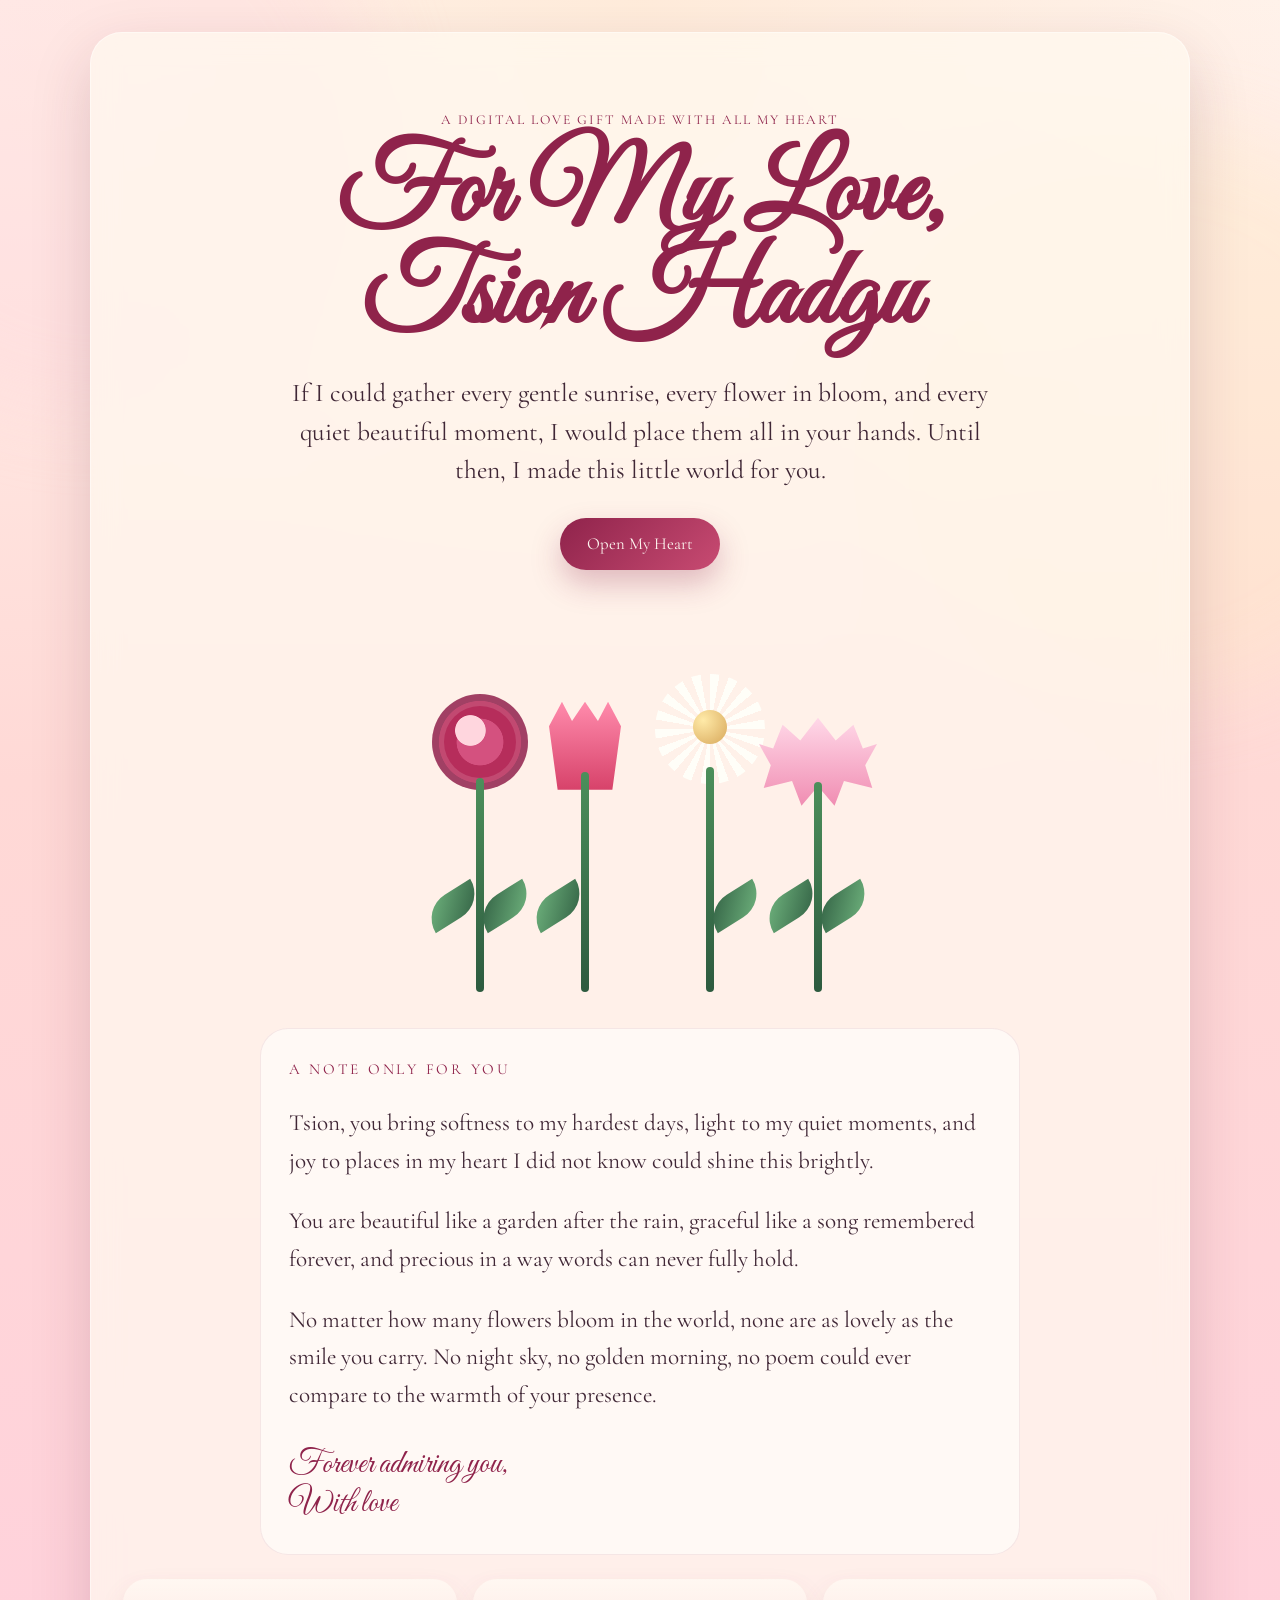
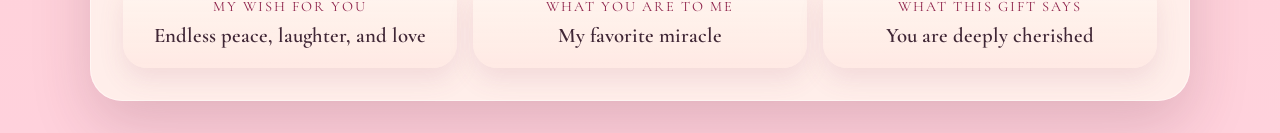
<file: index.html>
<!DOCTYPE html>
<html lang="en">
<head>
  <meta charset="UTF-8">
  <meta name="viewport" content="width=device-width, initial-scale=1.0">
  <title>For Tsion Hadgu</title>
  <link rel="preconnect" href="https://fonts.googleapis.com">
  <link rel="preconnect" href="https://fonts.gstatic.com" crossorigin>
  <link href="https://fonts.googleapis.com/css2?family=Cormorant+Garamond:wght@400;500;600;700&family=Great+Vibes&display=swap" rel="stylesheet">
  <link rel="stylesheet" href="styles.css">
</head>
<body>
  <div class="sky-glow sky-glow-left"></div>
  <div class="sky-glow sky-glow-right"></div>

  <div class="petals" aria-hidden="true">
    <span class="petal petal-1"></span>
    <span class="petal petal-2"></span>
    <span class="petal petal-3"></span>
    <span class="petal petal-4"></span>
    <span class="petal petal-5"></span>
    <span class="petal petal-6"></span>
    <span class="petal petal-7"></span>
    <span class="petal petal-8"></span>
  </div>

  <main class="gift-card">
    <section class="hero">
      <p class="eyebrow">A digital love gift made with all my heart</p>
      <h1>For My Love,<br>Tsion Hadgu</h1>
      <p class="lead">
        If I could gather every gentle sunrise, every flower in bloom, and every quiet beautiful moment,
        I would place them all in your hands. Until then, I made this little world for you.
      </p>
      <button class="reveal-button" id="revealButton" type="button">Open My Heart</button>
    </section>

    <section class="bouquet-section" aria-label="A bouquet of flowers">
      <div class="bouquet">
        <div class="flower flower-rose">
          <div class="bloom"></div>
          <div class="stem"></div>
          <div class="leaf leaf-left"></div>
          <div class="leaf leaf-right"></div>
        </div>
        <div class="flower flower-tulip">
          <div class="bloom"></div>
          <div class="stem"></div>
          <div class="leaf leaf-left"></div>
        </div>
        <div class="flower flower-daisy">
          <div class="bloom"></div>
          <div class="center"></div>
          <div class="stem"></div>
          <div class="leaf leaf-right"></div>
        </div>
        <div class="flower flower-lotus">
          <div class="bloom"></div>
          <div class="stem"></div>
          <div class="leaf leaf-left"></div>
          <div class="leaf leaf-right"></div>
        </div>
      </div>
    </section>

    <section class="letter-panel" id="loveLetter">
      <p class="letter-intro">A note only for you</p>
      <p>
        Tsion, you bring softness to my hardest days, light to my quiet moments, and joy to places in my heart
        I did not know could shine this brightly.
      </p>
      <p>
        You are beautiful like a garden after the rain, graceful like a song remembered forever, and precious
        in a way words can never fully hold.
      </p>
      <p>
        No matter how many flowers bloom in the world, none are as lovely as the smile you carry. No night sky,
        no golden morning, no poem could ever compare to the warmth of your presence.
      </p>
      <p class="signature">
        Forever admiring you,<br>
        With love
      </p>
    </section>

    <section class="promise-strip">
      <div class="promise">
        <span>My wish for you</span>
        <strong>Endless peace, laughter, and love</strong>
      </div>
      <div class="promise">
        <span>What you are to me</span>
        <strong>My favorite miracle</strong>
      </div>
      <div class="promise">
        <span>What this gift says</span>
        <strong>You are deeply cherished</strong>
      </div>
    </section>
  </main>

  <div class="heart-burst" id="heartBurst" aria-hidden="true"></div>

  <script src="script.js"></script>
</body>
</html>
</file>
<file: styles.css>
:root {
  --rose: #c84b72;
  --rose-deep: #8f234b;
  --blush: #f8d6dc;
  --cream: #fff8ef;
  --gold: #d8a85b;
  --leaf: #4c8f5b;
  --leaf-dark: #2d5a3f;
  --ink: #402736;
  --panel: rgba(255, 248, 239, 0.74);
  --shadow: 0 24px 60px rgba(88, 32, 58, 0.18);
}

* {
  box-sizing: border-box;
}

html {
  scroll-behavior: smooth;
}

body {
  margin: 0;
  min-height: 100vh;
  font-family: "Cormorant Garamond", serif;
  color: var(--ink);
  background:
    radial-gradient(circle at top, rgba(255, 235, 217, 0.9), transparent 35%),
    linear-gradient(180deg, #fff2ea 0%, #ffd9d6 45%, #ffd1dc 100%);
  overflow-x: hidden;
  position: relative;
}

.sky-glow {
  position: fixed;
  width: 36rem;
  height: 36rem;
  border-radius: 50%;
  filter: blur(40px);
  opacity: 0.4;
  z-index: 0;
}

.sky-glow-left {
  top: -10rem;
  left: -12rem;
  background: rgba(255, 214, 222, 0.9);
}

.sky-glow-right {
  top: 8rem;
  right: -10rem;
  background: rgba(255, 238, 191, 0.75);
}

.gift-card {
  position: relative;
  z-index: 1;
  width: min(1100px, calc(100% - 2rem));
  margin: 2rem auto;
  padding: 2rem;
  border: 1px solid rgba(255, 255, 255, 0.45);
  border-radius: 32px;
  background: var(--panel);
  backdrop-filter: blur(14px);
  box-shadow: var(--shadow);
}

.hero {
  text-align: center;
  padding: 2rem 1rem 1rem;
}

.eyebrow {
  letter-spacing: 0.15em;
  text-transform: uppercase;
  font-size: 0.85rem;
  color: var(--rose-deep);
  margin-bottom: 1rem;
}

h1 {
  margin: 0;
  font-family: "Great Vibes", cursive;
  font-size: clamp(3.3rem, 9vw, 6.8rem);
  line-height: 0.95;
  color: var(--rose-deep);
}

.lead {
  width: min(700px, 100%);
  margin: 1.5rem auto 0;
  font-size: clamp(1.25rem, 2.3vw, 1.6rem);
  line-height: 1.5;
}

.reveal-button {
  margin-top: 1.8rem;
  border: none;
  border-radius: 999px;
  padding: 0.95rem 1.7rem;
  font: inherit;
  font-size: 1.05rem;
  color: #fff7f1;
  background: linear-gradient(135deg, var(--rose-deep), var(--rose));
  cursor: pointer;
  box-shadow: 0 14px 30px rgba(143, 35, 75, 0.28);
  transition: transform 180ms ease, box-shadow 180ms ease;
}

.reveal-button:hover {
  transform: translateY(-2px) scale(1.01);
  box-shadow: 0 18px 34px rgba(143, 35, 75, 0.34);
}

.bouquet-section {
  display: grid;
  place-items: center;
  padding: 1rem 0 0.5rem;
}

.bouquet {
  position: relative;
  width: min(500px, 90vw);
  height: 390px;
}

.flower {
  position: absolute;
  bottom: 0;
}

.bloom,
.center,
.stem,
.leaf {
  position: absolute;
}

.stem {
  width: 8px;
  bottom: 0;
  left: 50%;
  transform: translateX(-50%);
  border-radius: 999px;
  background: linear-gradient(180deg, var(--leaf), var(--leaf-dark));
}

.leaf {
  width: 58px;
  height: 28px;
  background: linear-gradient(135deg, #75bb83, var(--leaf-dark));
  border-radius: 58px 0;
  bottom: 72px;
}

.leaf-left {
  left: calc(50% - 56px);
  transform: rotate(-32deg);
}

.leaf-right {
  left: calc(50% - 4px);
  transform: rotate(148deg);
}

.flower-rose {
  left: 4%;
  width: 140px;
  height: 320px;
  animation: sway 4.2s ease-in-out infinite;
}

.flower-rose .stem {
  height: 214px;
}

.flower-rose .bloom {
  top: 22px;
  left: 22px;
  width: 96px;
  height: 96px;
  border-radius: 50%;
  background:
    radial-gradient(circle at 40% 38%, #ffd6de 0 18%, transparent 19%),
    radial-gradient(circle at 50% 50%, #d4517f 0 34%, #b62d5b 35% 60%, #8f234b 61% 100%);
  box-shadow: inset 0 0 0 12px rgba(255, 216, 228, 0.16);
}

.flower-tulip {
  left: 27%;
  width: 120px;
  height: 310px;
  animation: sway 5s ease-in-out infinite reverse;
}

.flower-tulip .stem {
  height: 220px;
}

.flower-tulip .bloom {
  top: 20px;
  left: 24px;
  width: 72px;
  height: 88px;
  background: linear-gradient(180deg, #ff8bac 0%, #d7426a 100%);
  clip-path: polygon(50% 0%, 68% 22%, 82% 0%, 100% 28%, 88% 100%, 12% 100%, 0% 28%, 18% 0%, 32% 22%);
}

.flower-daisy {
  left: 49%;
  width: 150px;
  height: 330px;
  animation: sway 4.6s ease-in-out infinite;
}

.flower-daisy .stem {
  height: 225px;
}

.flower-daisy .bloom {
  top: 12px;
  left: 20px;
  width: 110px;
  height: 110px;
  border-radius: 50%;
  background:
    conic-gradient(from 0deg, #fffef8 0 10deg, transparent 10deg 20deg, #fffef8 20deg 30deg, transparent 30deg 40deg, #fffef8 40deg 50deg, transparent 50deg 60deg, #fffef8 60deg 70deg, transparent 70deg 80deg, #fffef8 80deg 90deg, transparent 90deg 100deg, #fffef8 100deg 110deg, transparent 110deg 120deg, #fffef8 120deg 130deg, transparent 130deg 140deg, #fffef8 140deg 150deg, transparent 150deg 160deg, #fffef8 160deg 170deg, transparent 170deg 180deg, #fffef8 180deg 190deg, transparent 190deg 200deg, #fffef8 200deg 210deg, transparent 210deg 220deg, #fffef8 220deg 230deg, transparent 230deg 240deg, #fffef8 240deg 250deg, transparent 250deg 260deg, #fffef8 260deg 270deg, transparent 270deg 280deg, #fffef8 280deg 290deg, transparent 290deg 300deg, #fffef8 300deg 310deg, transparent 310deg 320deg, #fffef8 320deg 330deg, transparent 330deg 340deg, #fffef8 340deg 350deg, transparent 350deg 360deg);
}

.flower-daisy .center {
  top: 48px;
  left: 58px;
  width: 34px;
  height: 34px;
  border-radius: 50%;
  background: radial-gradient(circle at 30% 30%, #ffeaa8, var(--gold));
}

.flower-lotus {
  right: 0;
  width: 145px;
  height: 300px;
  animation: sway 5.4s ease-in-out infinite reverse;
}

.flower-lotus .stem {
  height: 210px;
}

.flower-lotus .bloom {
  top: 26px;
  left: 14px;
  width: 118px;
  height: 88px;
  background: linear-gradient(180deg, #ffd8e8 0%, #f08db2 100%);
  clip-path: polygon(50% 0%, 65% 26%, 80% 8%, 88% 35%, 100% 30%, 90% 54%, 96% 80%, 72% 72%, 64% 100%, 50% 78%, 36% 100%, 28% 72%, 4% 80%, 10% 54%, 0% 30%, 12% 35%, 20% 8%, 35% 26%);
}

.letter-panel {
  margin: 1.8rem auto 0;
  width: min(760px, 100%);
  padding: 1.8rem;
  border-radius: 28px;
  background: rgba(255, 252, 248, 0.78);
  box-shadow: inset 0 0 0 1px rgba(181, 111, 135, 0.14);
  font-size: clamp(1.2rem, 2.1vw, 1.45rem);
  line-height: 1.62;
}

.letter-intro {
  margin-top: 0;
  font-size: 0.95rem;
  letter-spacing: 0.18em;
  text-transform: uppercase;
  color: var(--rose-deep);
}

.signature {
  font-family: "Great Vibes", cursive;
  font-size: 2rem;
  color: var(--rose-deep);
  line-height: 1.2;
  margin-bottom: 0.2rem;
}

.promise-strip {
  display: grid;
  grid-template-columns: repeat(3, minmax(0, 1fr));
  gap: 1rem;
  margin-top: 1.5rem;
}

.promise {
  padding: 1.2rem;
  border-radius: 24px;
  background: linear-gradient(180deg, rgba(255, 247, 241, 0.95), rgba(255, 232, 226, 0.82));
  text-align: center;
  box-shadow: 0 12px 26px rgba(153, 67, 96, 0.12);
}

.promise span {
  display: block;
  font-size: 0.9rem;
  text-transform: uppercase;
  letter-spacing: 0.14em;
  color: var(--rose-deep);
  margin-bottom: 0.5rem;
}

.promise strong {
  display: block;
  font-size: 1.3rem;
  font-weight: 600;
}

.petals {
  position: fixed;
  inset: 0;
  pointer-events: none;
  z-index: 2;
}

.petal {
  position: absolute;
  top: -10%;
  width: 18px;
  height: 30px;
  background: linear-gradient(180deg, rgba(255, 207, 222, 0.95), rgba(208, 92, 132, 0.9));
  border-radius: 70% 0 70% 0;
  opacity: 0.8;
  animation: fall linear infinite;
}

.petal-1 { left: 8%; animation-duration: 14s; animation-delay: 0s; }
.petal-2 { left: 20%; animation-duration: 12s; animation-delay: 1.5s; }
.petal-3 { left: 34%; animation-duration: 16s; animation-delay: 4s; }
.petal-4 { left: 50%; animation-duration: 13s; animation-delay: 2s; }
.petal-5 { left: 65%; animation-duration: 15s; animation-delay: 5s; }
.petal-6 { left: 78%; animation-duration: 11s; animation-delay: 1s; }
.petal-7 { left: 88%; animation-duration: 17s; animation-delay: 6s; }
.petal-8 { left: 94%; animation-duration: 12.5s; animation-delay: 3s; }

.heart-burst {
  position: fixed;
  inset: 0;
  pointer-events: none;
  z-index: 3;
  overflow: hidden;
}

.burst-heart {
  position: absolute;
  width: 20px;
  height: 20px;
  background: rgba(201, 57, 106, 0.85);
  transform: rotate(45deg);
  animation: rise 1400ms ease-out forwards;
}

.burst-heart::before,
.burst-heart::after {
  content: "";
  position: absolute;
  width: 20px;
  height: 20px;
  background: inherit;
  border-radius: 50%;
}

.burst-heart::before {
  left: -10px;
}

.burst-heart::after {
  top: -10px;
}

@keyframes sway {
  0%, 100% { transform: rotate(-2deg); }
  50% { transform: rotate(2deg); }
}

@keyframes fall {
  0% {
    transform: translate3d(0, -10vh, 0) rotate(0deg);
  }
  100% {
    transform: translate3d(-60px, 110vh, 0) rotate(260deg);
  }
}

@keyframes rise {
  0% {
    opacity: 0;
    transform: translateY(12px) scale(0.3) rotate(45deg);
  }
  20% {
    opacity: 1;
  }
  100% {
    opacity: 0;
    transform: translateY(-180px) scale(1.4) rotate(45deg);
  }
}

@media (max-width: 820px) {
  .gift-card {
    padding: 1.25rem;
  }

  .promise-strip {
    grid-template-columns: 1fr;
  }

  .bouquet {
    height: 330px;
    transform: scale(0.9);
  }
}

@media (max-width: 540px) {
  .hero {
    padding-top: 1rem;
  }

  .lead,
  .letter-panel {
    font-size: 1.12rem;
  }

  .bouquet {
    transform: scale(0.74);
    height: 265px;
  }

  .letter-panel,
  .promise {
    border-radius: 22px;
  }
}
</file>
